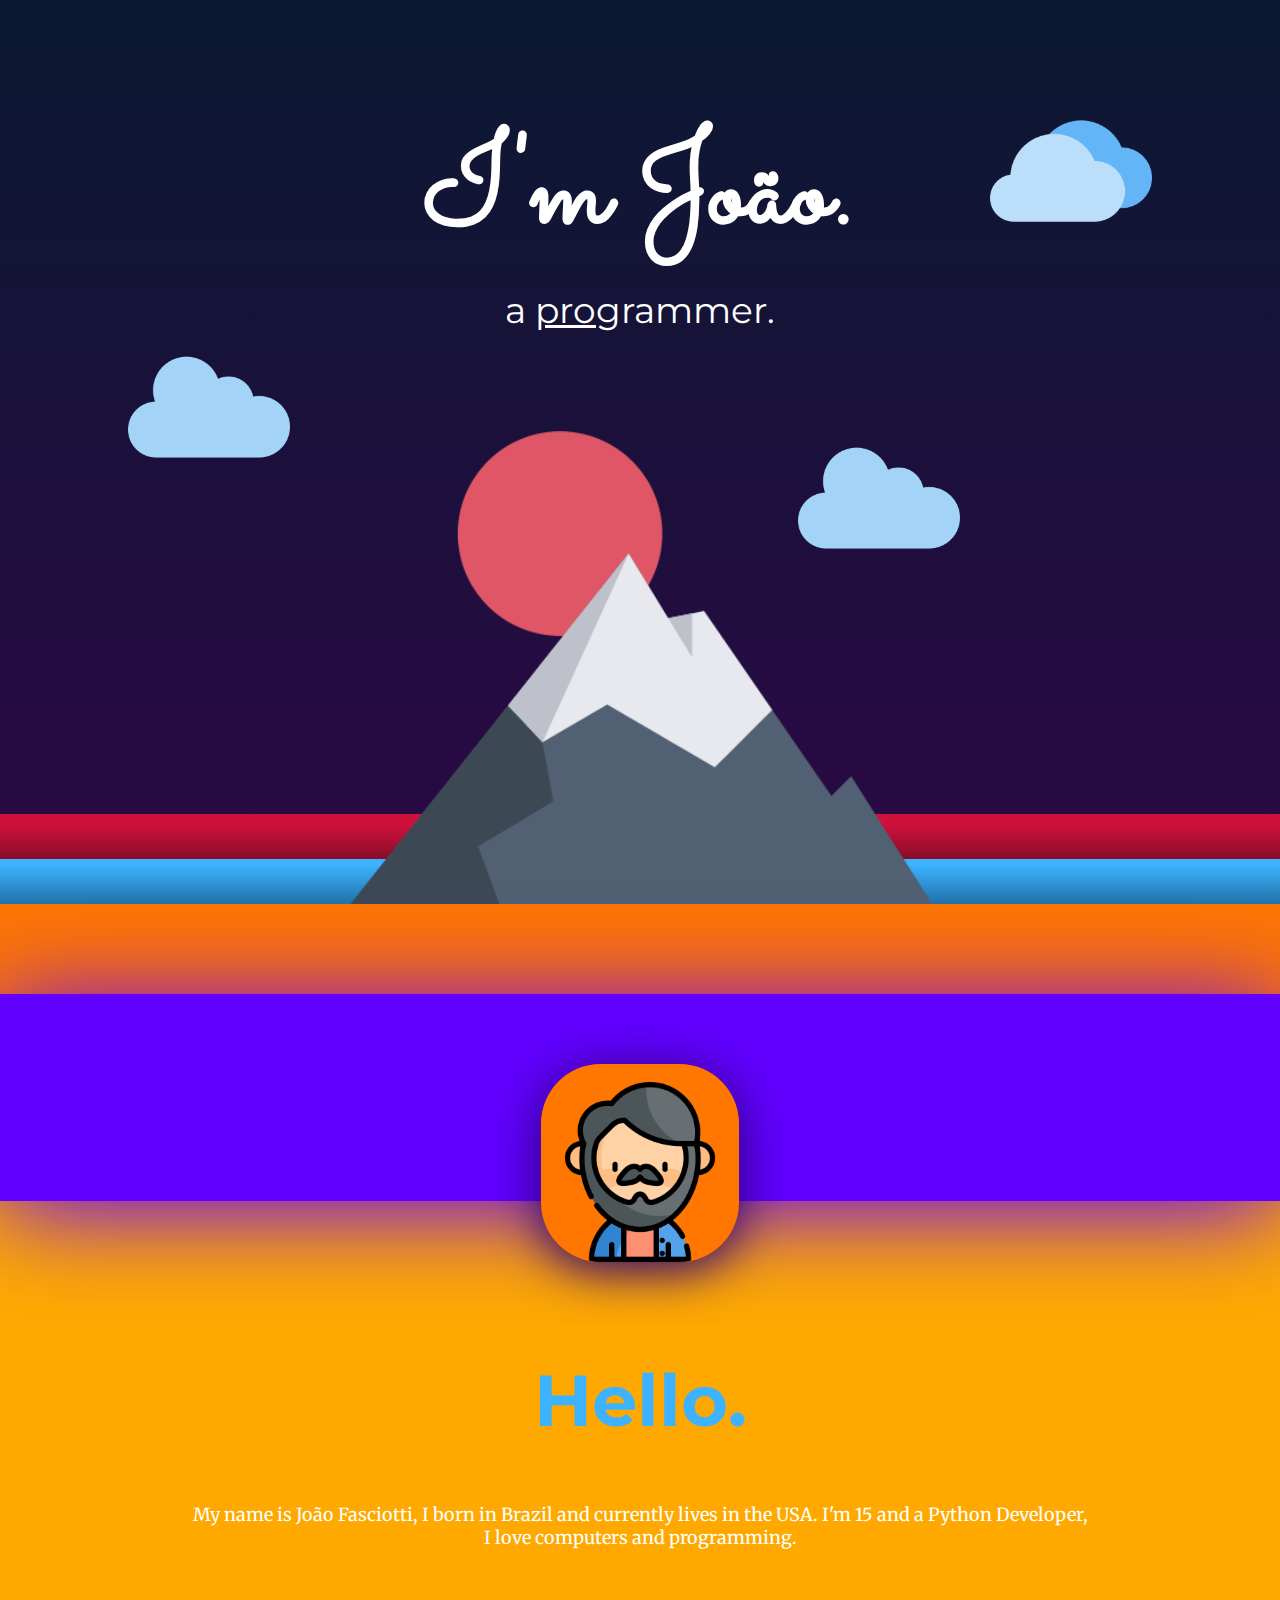
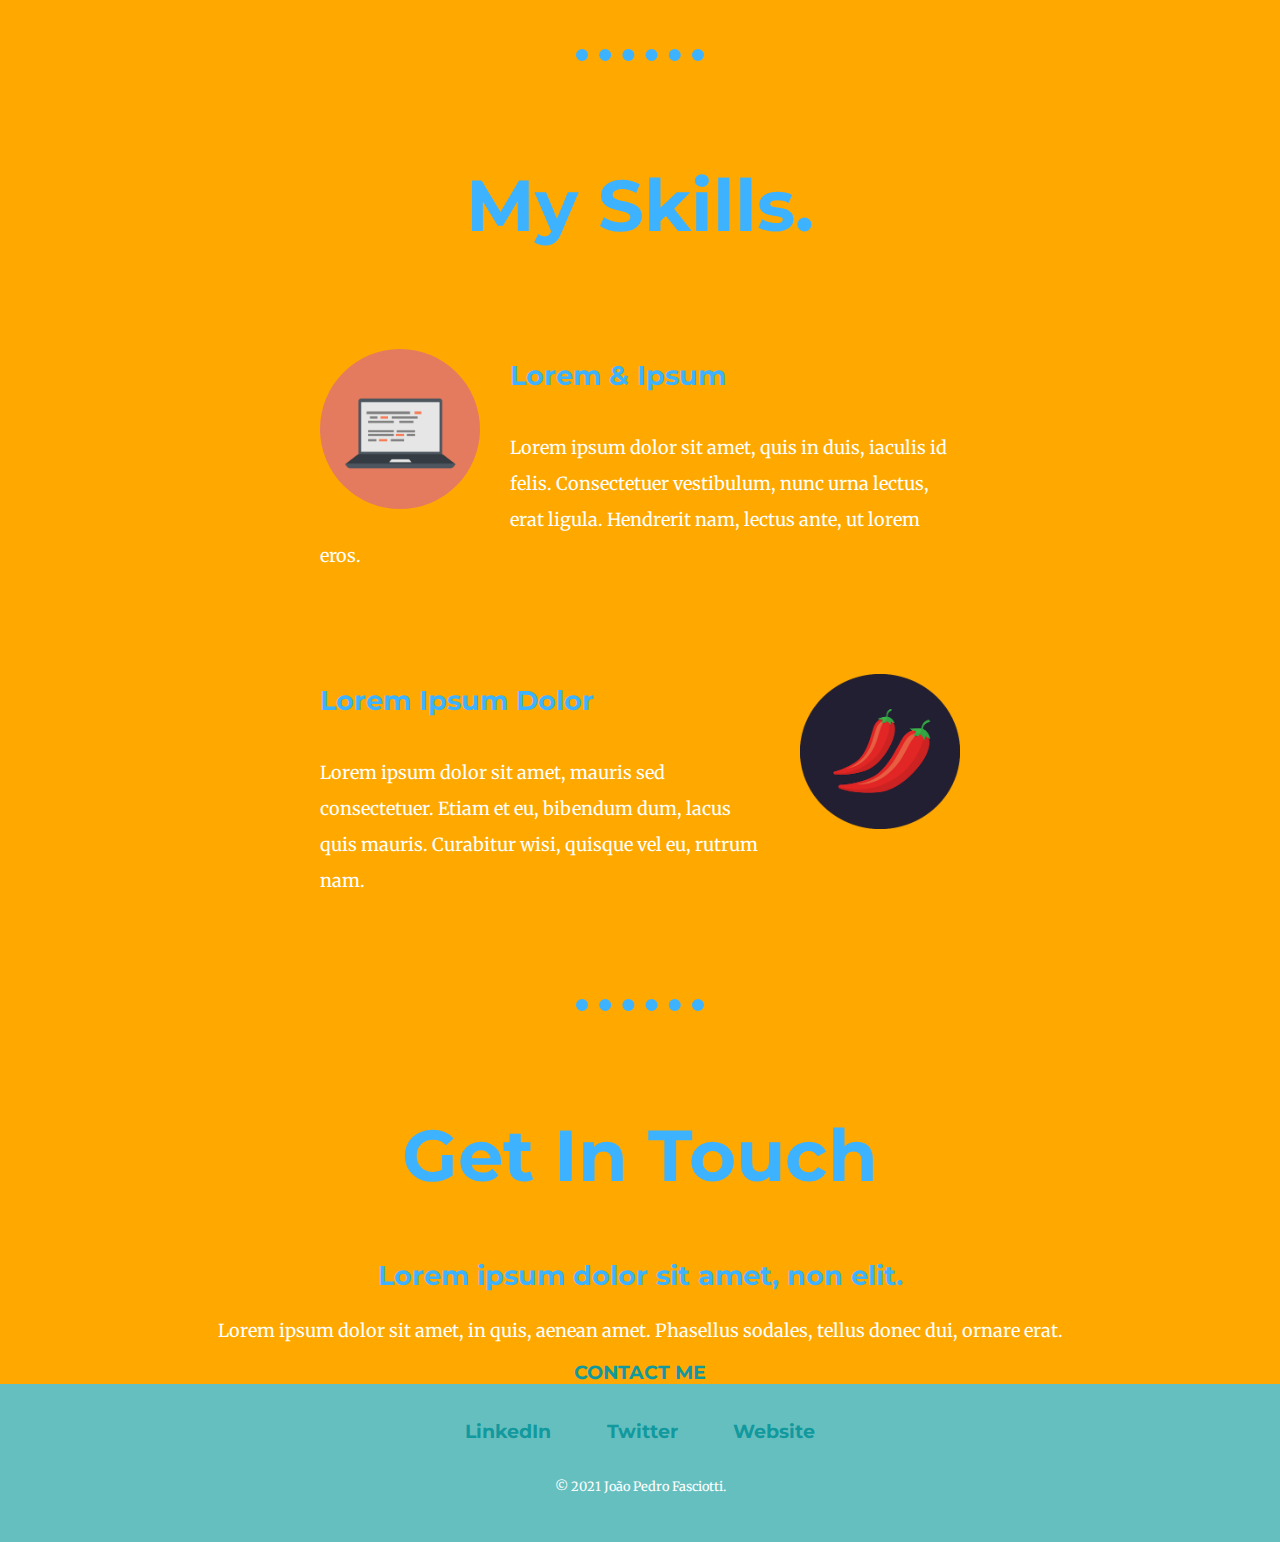
<file: Day 41 to 44 - Web Development/CSS - My Site/index.html>
<!DOCTYPE html>
<html>
<head>
    <meta charset="UTF-8">
    <meta name="viewport" content="width=device-width,initial-scale=1,maximum-scale=1,user-scalable=no">
    <meta http-equiv="X-UA-Compatible" content="IE=edge,chrome=1">
    <meta name="HandheldFriendly" content="true">
    <title>João Fasciotti | A Programmer</title>
    <link rel="stylesheet" href="css/styles.css">
    <link rel="icon" href="images/favicon.ico">
    <link rel="preconnect" href="https://fonts.googleapis.com">
    <link rel="preconnect" href="https://fonts.gstatic.com" crossorigin>
    <link href="https://fonts.googleapis.com/css2?family=Merriweather&family=Montserrat:wght@300&family=Sacramento&display=swap" rel="stylesheet">
</head>
	<body>
		<div class="top_container">
		<img class="top-cloud" src="images/cloud-2.png" alt="cloud-img">
		<h1>I'm João.</h1>
			<h2 class="programmer">a <span class="pro">pro</span>grammer.</h2>
			<img class="bottom-cloud" src="images/cloud.png" alt="cloud-img">
			<img class="bottom-2-cloud" src="images/cloud.png" alt="cloud-img">
			<img class="mountain" src="images/fuji.png" alt="mountain-img">
			<div class="separator"></div>
			<div class="separator-1"></div>
		</div>
		<div class="separator-2"></div>
		<div class="separator-3-invisible"></div>
		<div class="middle-container">
			<div class="profile">
				<img class="profile-img" src="images/man.png" alt="" />
			<h2>Hello.</h2>
			<p>My name is João Fasciotti, I born in Brazil and currently lives in the USA. I'm 15 and a Python Developer, I love computers and programming.</p>
			</div>
			<hr>
			<div class="skills">
			<h2>My Skills.</h2>
			<div class="skill-row">
				<img class="img-1" src="images\computer2.png" alt="">
				<h3>Lorem & Ipsum</h3>
				<p>Lorem ipsum dolor sit amet, quis in duis, iaculis id felis. Consectetuer vestibulum, nunc urna lectus, erat ligula. Hendrerit nam, lectus ante, ut lorem eros.</p>
			</div>
			<div class="skill-row">
				<img class="img-2" src="images\chillies.png" alt="">
				<h3>Lorem Ipsum Dolor</h3>
				<p>Lorem ipsum dolor sit amet, mauris sed consectetuer. Etiam et eu, bibendum dum, lacus quis mauris. Curabitur wisi, quisque vel eu, rutrum nam.</p>
			</div>
			</div>
			<hr>
			<div class="contact-me">
			<h2>Get In Touch</h2>
			<h3>Lorem ipsum dolor sit amet, non elit.</h3>
			<p>Lorem ipsum dolor sit amet, in quis, aenean amet. Phasellus sodales, tellus donec dui, ornare erat.</p>
			<a class="btn" href="mailto:name@email.com">CONTACT ME</a>
			</div>
		</div>
		<div class="bottom-container">
			<a class="footer-link" href="https://www.linkedin.com/">LinkedIn</a>
			<a class="footer-link" href="https://twitter.com/">Twitter</a>
			<a class="footer-link" href="https://www.appbrewery.co/">Website</a>
			<p class="bottom-p">© 2021 João Pedro Fasciotti.</p>
		</div>

	</body>
</html>
</file>
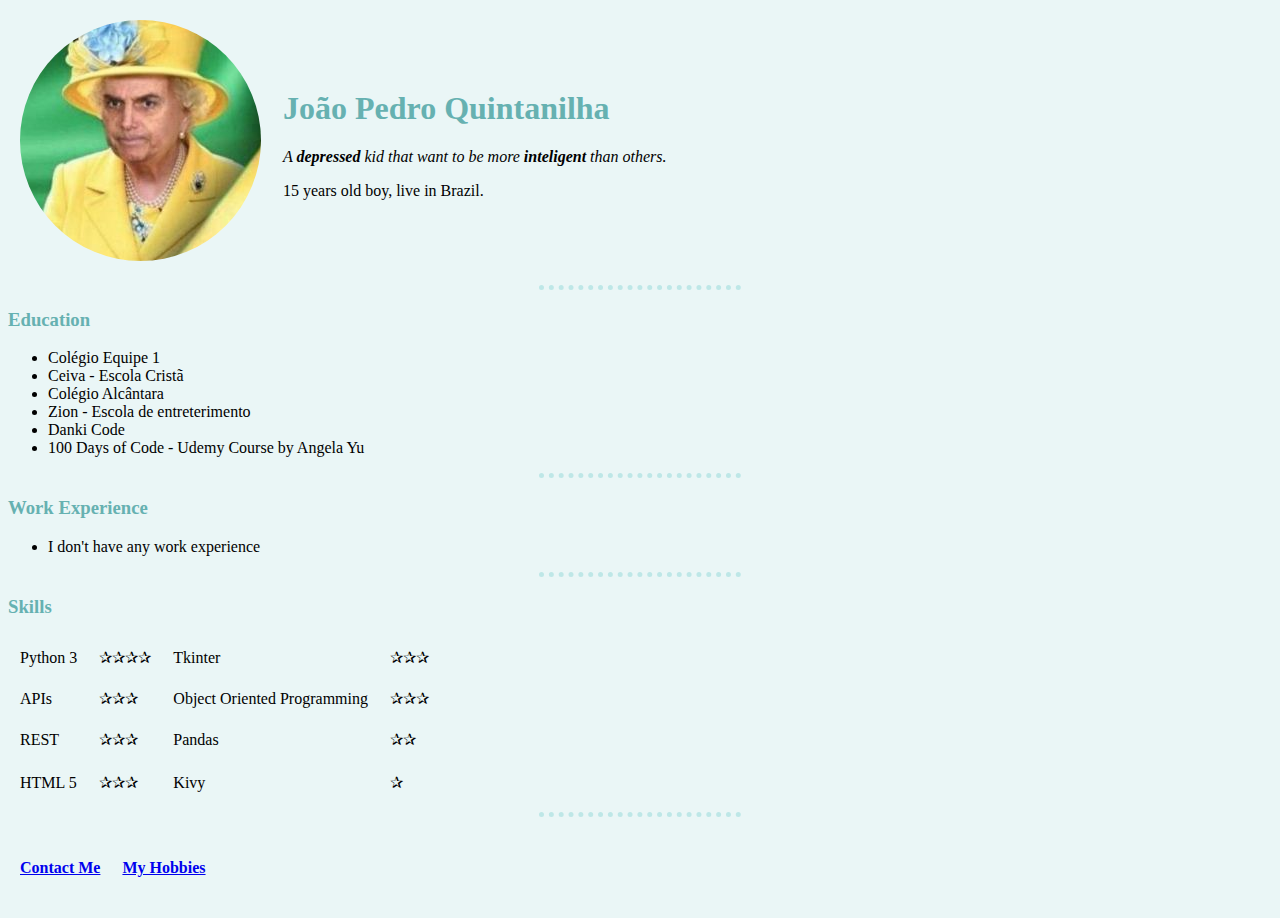
<file: Day 41 to 44 - Web Development/HTML - Personal Site/index.html>
<!DOCTYPE html>
<html>
  <head>
    <meta charset="UTF-8" />
    <title>John's Personal Site</title>
    <link rel="stylesheet" href="css\styles.css">
  </head>

  <body>
    <table cellpadding="10">
      <tr>
        <td>
          <img src="images/image.png" alt="Bolsonaro Queen Pictur"/>
        </td>
        <td>
          <h1>João Pedro Quintanilha</h1>
          <p>
            <em
              >A <strong> depressed </strong> kid that want to be more
              <strong>inteligent</strong> than others.</em
            >
          </p>
          <p>
            15 years old boy, live in Brazil.
          </p>          
        </td>
      </tr>
    </table>
    
    <hr>
    <h3>Education</h3>
    <ul>
      <li>Colégio Equipe 1</li>
      <li>Ceiva - Escola Cristã</li>
      <li>Colégio Alcântara</li>
      <li>Zion - Escola de entreterimento</li>
      <li>Danki Code</li>
      <li>100 Days of Code - Udemy Course by Angela Yu</li>
    </ul>
    <hr>
    <h3>Work Experience</h3>
    <ul>
      <li>I don't have any work experience</li>
    </ul>
    <hr>
    <h3>Skills</h3>
    <table cellpadding="10">
      <tr>
        <td>Python 3</td>
        <td>✰✰✰✰</td>
        <td>Tkinter</td>
        <td>✰✰✰</td>
      </tr>
      <tr>
        <td>APIs</td>
        <td>✰✰✰</td>
        <td>Object Oriented Programming</td>
        <td>✰✰✰</td>
      </tr>
      
      <tr>
        <td>REST</td>
        <td>✰✰✰</td>
        <td>Pandas</td>
        <td>✰✰</td>
      <tr>

      <tr>
        <td>HTML 5</td>
        <td>✰✰✰</td>
        <td>Kivy</td>
        <td>✰</td>
      </tr>

    </table>
    <hr>
    <table cellpadding="10">
      <tr>
        <td><h4><a href="contact.html">Contact Me</a></h3></td>
        <td><h4><a href="hobbies.html">My Hobbies</a></h3></td>
      </tr>
    </table>
    

  </body>
</html>
</file>
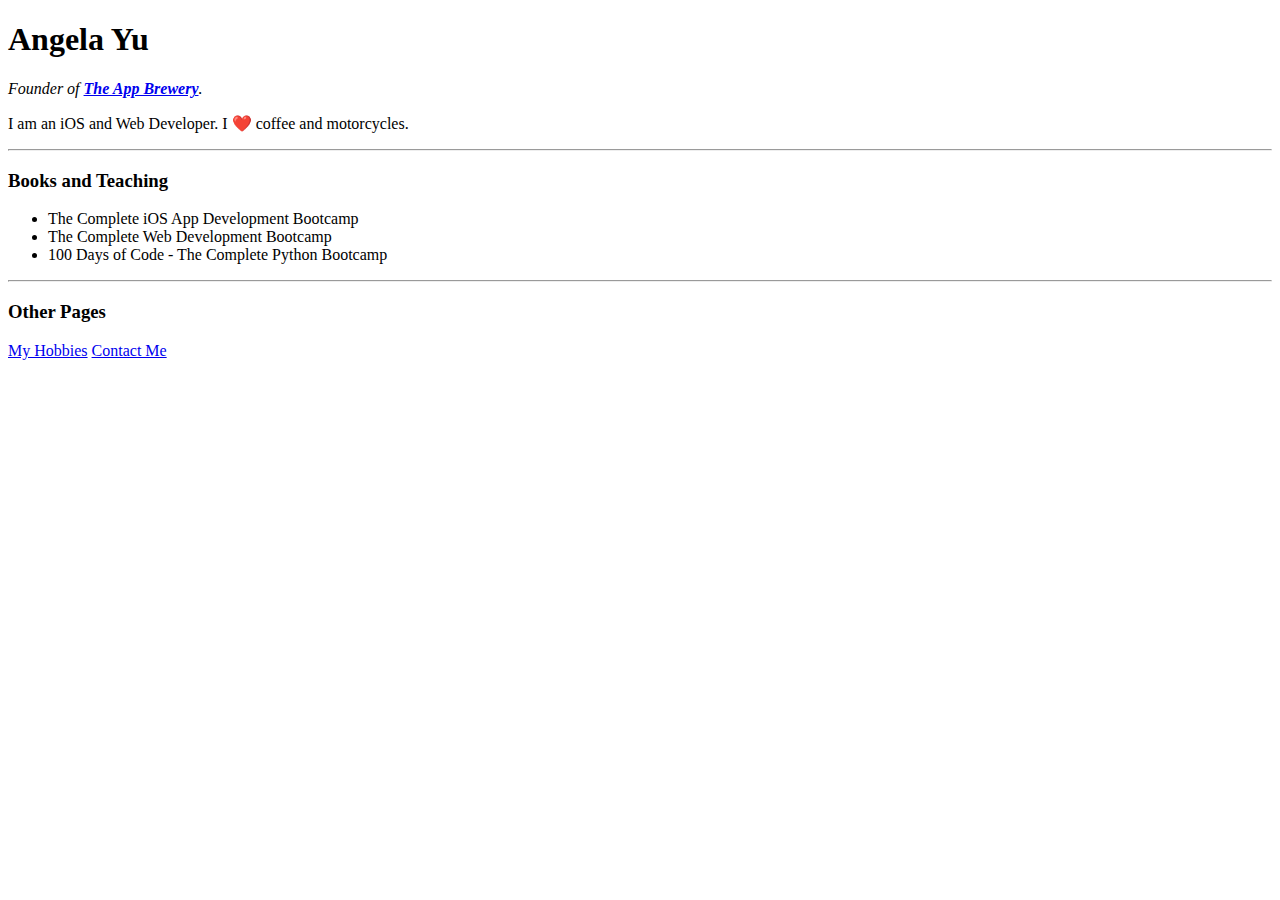
<file: Day 45 - Web Scraping/website.html>
<!DOCTYPE html>
<html>

<head>
	<meta charset="utf-8">
	<title>Angela's Personal Site</title>
</head>

<body>
	<h1 id="name">Angela Yu</h1>
	<p><em>Founder of <strong><a href="https://www.appbrewery.co/">The App Brewery</a></strong>.</em></p>
	<p>I am an iOS and Web Developer. I ❤️ coffee and motorcycles.</p>
	<hr>
	<h3 class="heading">Books and Teaching</h3>
	<ul>
		<li>The Complete iOS App Development Bootcamp</li>
		<li>The Complete Web Development Bootcamp</li>
		<li>100 Days of Code - The Complete Python Bootcamp</li>
	</ul>
	<hr>
	<h3 class="heading">Other Pages</h3>
	<a href="https://angelabauer.github.io/cv/hobbies.html">My Hobbies</a>
	<a href="https://angelabauer.github.io/cv/contact-me.html">Contact Me</a>
</body>

</html>
</file>
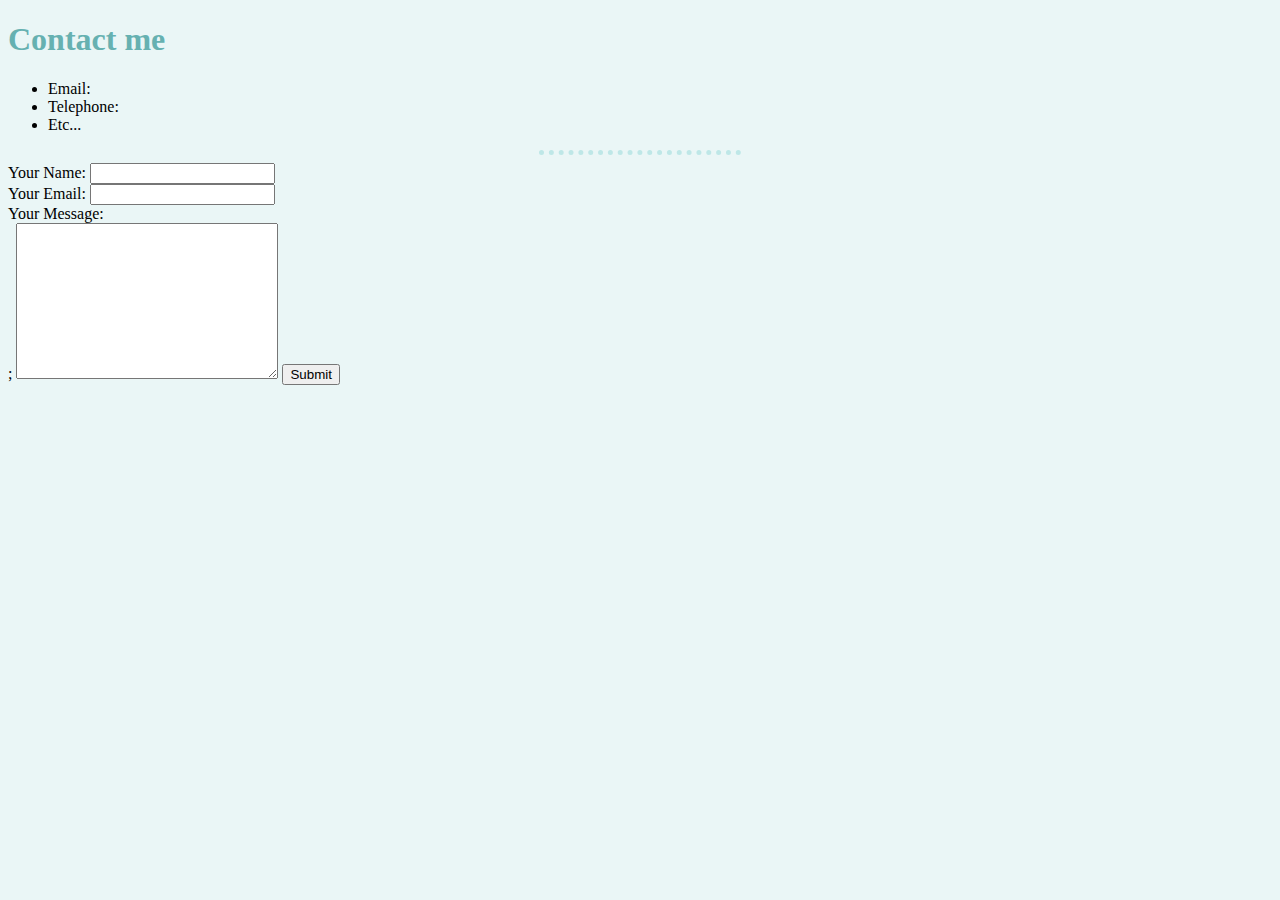
<file: Day 41 to 44 - Web Development/HTML - Personal Site/contact.html>
<!DOCTYPE html>
<html>
  <head>
    <meta charset="UTF-8" />
    <title>Contact Me</title>
    <link rel="stylesheet" href="css\styles.css">
  </head>
  <body>
    <h1>Contact me</h1>
    <ul>
      <li>Email:</li>
      <li>Telephone:</li>
      <li>Etc...</li>
    </ul>
    <hr>
    <form class="" action="index.html" method="post">
      <label>Your Name:</label>
      <input type="text" name="" id="" required><br>
      <label> Your Email:</label>
      <input type="email" name="" id="" required><br>
      <label>Your Message:</label><br>;
      <textarea name="" id="" cols="30" rows="10"></textarea>
      <input type="submit" name=""/>
    </form>
  </body>
</html>
</file>
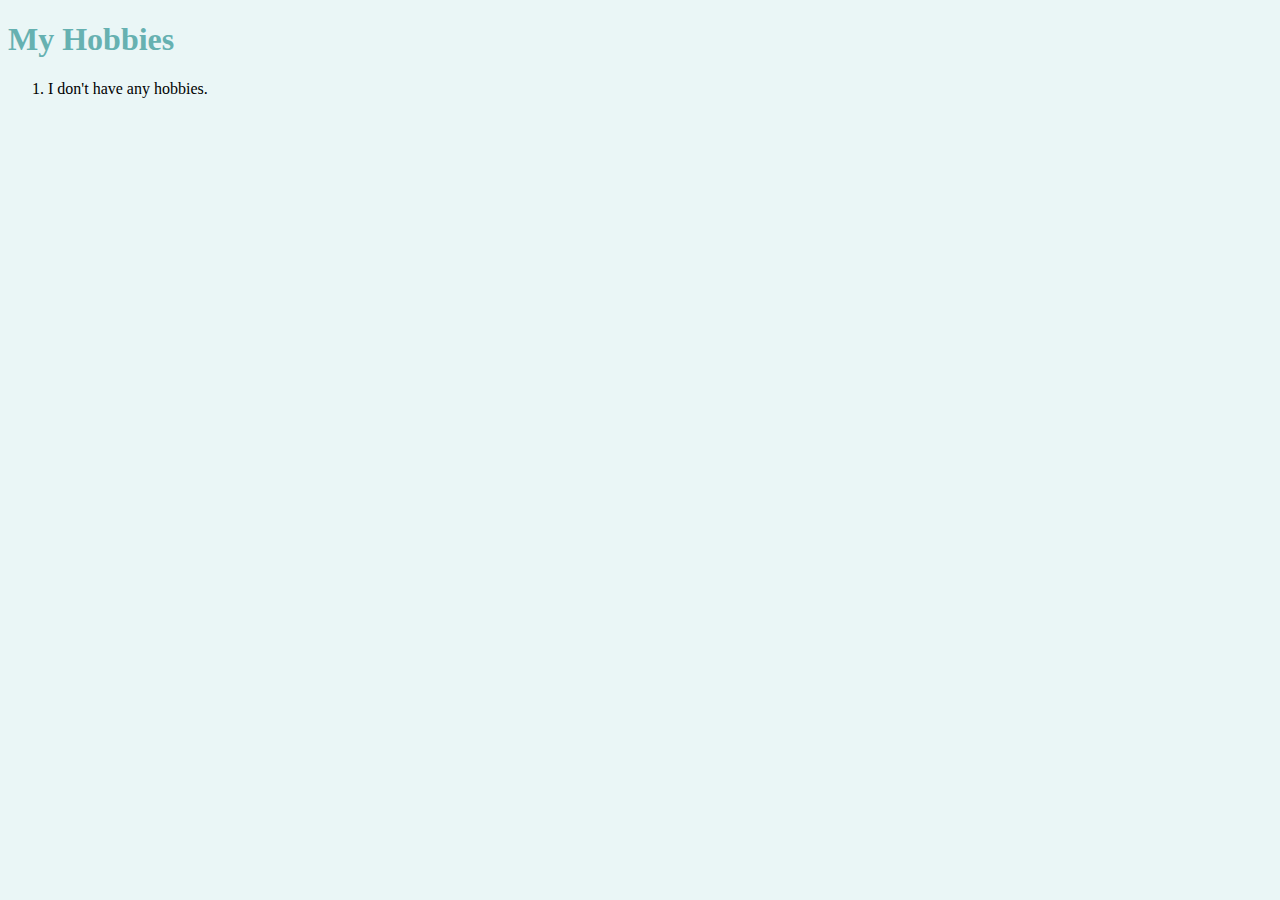
<file: Day 41 to 44 - Web Development/HTML - Personal Site/hobbies.html>
<!DOCTYPE html>
<html>
<head>
    <meta charset="UTF-8">
    <title>My Hobbies</title>
    <link rel="stylesheet" href="css\styles.css">
</head>
<body>
    <h1>My Hobbies</h1>
    <ol>
        <li>I don't have any hobbies.</li>
    </ol>
</body>
</html>
</file>
<file: Day 41 to 44 - Web Development/CSS - My Site/css/styles.css>
@media only screen and (max-width: 630px) {
        .mountain{
            visibility: hidden;
        }
        .top-cloud{
            display: none;
        }
        .bottom-cloud , .bottom-2-cloud{
            display: none;
        }

        .top_container{
            height: 20vh;
        }
}

@media only screen and (max-width: 1100px) {
    .top-cloud{
        display: none;
    }
    .bottom-cloud, .bottom-2-cloud{
        display: none;
    }
    .img-1{
        display:none;
    }
    .img-2 {
        display:none;
    }
}

/* width */
::-webkit-scrollbar {
    width: 8px;
    background: rgb(117, 4, 4);
  }
  
  /* Track */
  ::-webkit-scrollbar-track {
    /* box-shadow: inset 0 0 5px rgb(247, 247, 247);  */
    border-radius: 10px;
  }
   
  /* Handle */
  ::-webkit-scrollbar-thumb {
    background: red; 
    border-radius: 10px;
  }
  
  /* Handle on hover */
  ::-webkit-scrollbar-thumb:hover {
    background: #b30000; 
  }


body {
    margin: 0;
    text-align: center;
    background-color: #FFA900;
    font-family: 'Merriweather', serif;
    overflow-x: hidden;
    /* animation: body_anm 2s; */
}

@keyframes body_anm {
    0%{
        overflow-y: hidden;
    }
    99%{
        overflow-y: hidden;
    }    
    100%{
        overflow-y: visible;
    }
}


h1 {
    margin-top: 30;
    margin-bottom: 0;
    font-size: 14vh;
    font-family: 'Sacramento', cursive;
    color: white;
    animation: h1_anm 2s ease-in-out forwards;
}

@keyframes h1_anm {
    0%{
        transform: translateY(-20%);
        opacity: 0%;
    }
    50%{
        transform: translateY(-20%);
        opacity: 0%;
    }
}

hr {
    border-color: #3DB2FF;
    border-style: none;
    border-top-style: dotted;
    border-width: 12px;
    width: 10%;
    margin: 100px auto 100px auto;
    }

h2 {
    font-family: 'Montserrat', sans-serif;
    font-size: 8vh;
    color: #3DB2FF;
    font-weight: bold;
}

h3 {
    font-family: 'Montserrat', sans-serif;
    font-size: 3vh;
    color: #3DB2FF;
    font-weight: bold;
}

a {
    color: #11999E;
    text-decoration: none;
    font-size: 1.2em;
    padding: 2%;
    font-weight: bold;
    font-family: 'Montserrat', sans-serif;
}

p {
    color: white;
    font-size: 2vh;
}

.bottom-p{
    margin-top: 35px;
    color: white;
    font-size: 0.8em;
}


.top_container {
    background-color: #2A0944;
    position: relative;
    left: 0;
    background: rgb(42,9,68);
    background: -moz-linear-gradient(0deg, rgba(42,9,68,1) 7%, rgba(10,25,49,1) 100%);
    background: -webkit-linear-gradient(0deg, rgba(42,9,68,1) 7%, rgba(10,25,49,1) 100%);
    background: linear-gradient(0deg, rgba(42,9,68,1) 7%, rgba(10,25,49,1) 100%);
    filter: progid:DXImageTransform.Microsoft.gradient(startColorstr="#2a0944",endColorstr="#0a1931",GradientType=1);
    padding-top: 20px;
    padding-bottom: 63.5vh;
    z-index: 1;
}

.separator {
    position: absolute;
    width: 100%;
    bottom: 0;
    background: rgb(117,10,34);
background: linear-gradient(0deg, rgba(117,10,34,1) 40%, rgba(205,17,59,1) 87%);
    padding-top: 10vh;
    z-index: 0;
    animation: separator-anm 2.5s  ease-in-out forwards
}

@keyframes separator-anm {
    0%{
        padding-top: 0vh;
        padding-bottom: 0vh;
    }
    40%{
        padding-bottom: 20vh;
    }
    100%{
        padding-bottom: 10vh;
    }
}

.separator-1 {
    position: absolute;
    width: 100%;
    bottom: 0;
    background: rgb(34,114,167);
    background: linear-gradient(0deg, rgba(34,114,167,1) 0%, rgba(61,178,255,1) 87%);
    padding-top: 5vh;
    z-index: 0;
    animation: separator-anm-1 3s ease-in-out forwards;
}

@keyframes separator-anm-1 {
    0%{
        padding-top: 0vh;
        padding-bottom: 0vh;
    }
    60%{
        padding-bottom: 10vh;
    }
    100%{
        padding-bottom: 5vh;
    }
}

.separator-2 {
    position: relative;
    width: 100%;
    bottom: 0;
    background-color: #FF7600;
    padding-top: 10vh;
    z-index: 2;

}

.separator-3-invisible{
    position: absolute;
    width: 100%;
    background-color: #6200ff;
    padding-top: 23vh;
    z-index: 3;
    box-shadow: 0 10px 100px #6200ff;
}

.programmer{
    margin: 0;
    color: white;
    font-weight: normal;
    font-size: 4vh;
    animation: programmer-anm 3.5s ease-in-out forwards;
}

@keyframes programmer-anm {
    0%{
        transform: translateY(50px);
        opacity: 0%;
    }
    25%{
        opacity: 0%;
    }
    50%{
        transform: translateY(-10px);
    }
    100%{
        transform: translateY(0);
        opacity: 100%;
    }
}

.pro {
    text-decoration: underline;
}

.bottom-container{
    background-color: #66bfbf;
    padding-top: 35px;
    padding-bottom: 35px;
}

.profile-img{
    padding: 2% 1% 0 1%;
    width: 20vh;
    margin: 70px auto 30px auto;
    border-radius: 30%;
    background-color: #FF7600;
    box-shadow: 0 8px 50px #290268;
}

.profile {
    width: 70%;
    margin: 0 auto 0 auto;
    position: relative;
    z-index: 5;
}

.img-1{
    border-radius: 100%;
    width: 25%;
    float: left;
    margin-right: 30px;
}

.img-2{
    width: 25%;
    float: right;
    margin-left: 30px;
}

.skill-row{
    width: 50%;
    margin: 100px auto 0 auto;
    text-align: left;
    z-index: 2;
    line-height: 2;
}

.mountain {
    position: absolute;
    left: 0;
    right: 0;
    bottom: 0;
    margin: auto;
    max-width: 650px;
    width: 65vh;
    z-index: 2;
    animation: mountain_anm 1.5s ease-in-out;

}

@keyframes mountain_anm {
    0%{
        bottom: -200px;
    }
}

.bottom-cloud{
    position: absolute;
    bottom: 46%;
    left: 10%;
    margin: 0;
    width: 18vh;
    opacity: 100%;
    animation:left_cloud_anm 4s;
}

.bottom-2-cloud{
    position: absolute;
    bottom: 36%;
    right: 25%;
    margin: 0;
    width: 18vh;
    opacity: 100%;
    animation: right_cloud_anm 3s ease-in-out forwards;
}


.top-cloud {
    position: absolute;
    top: 10%;
    right: 10%;
    width: 18vh;
    animation: right_cloud_anm 2s ease-in-out forwards;
}

@keyframes right_cloud_anm {
    0%{
        right: 0%;
        opacity: 0%;
    }
}

@keyframes left_cloud_anm {
    0%{
        left: 0%;
        opacity: 0%;
    }
}
</file>
